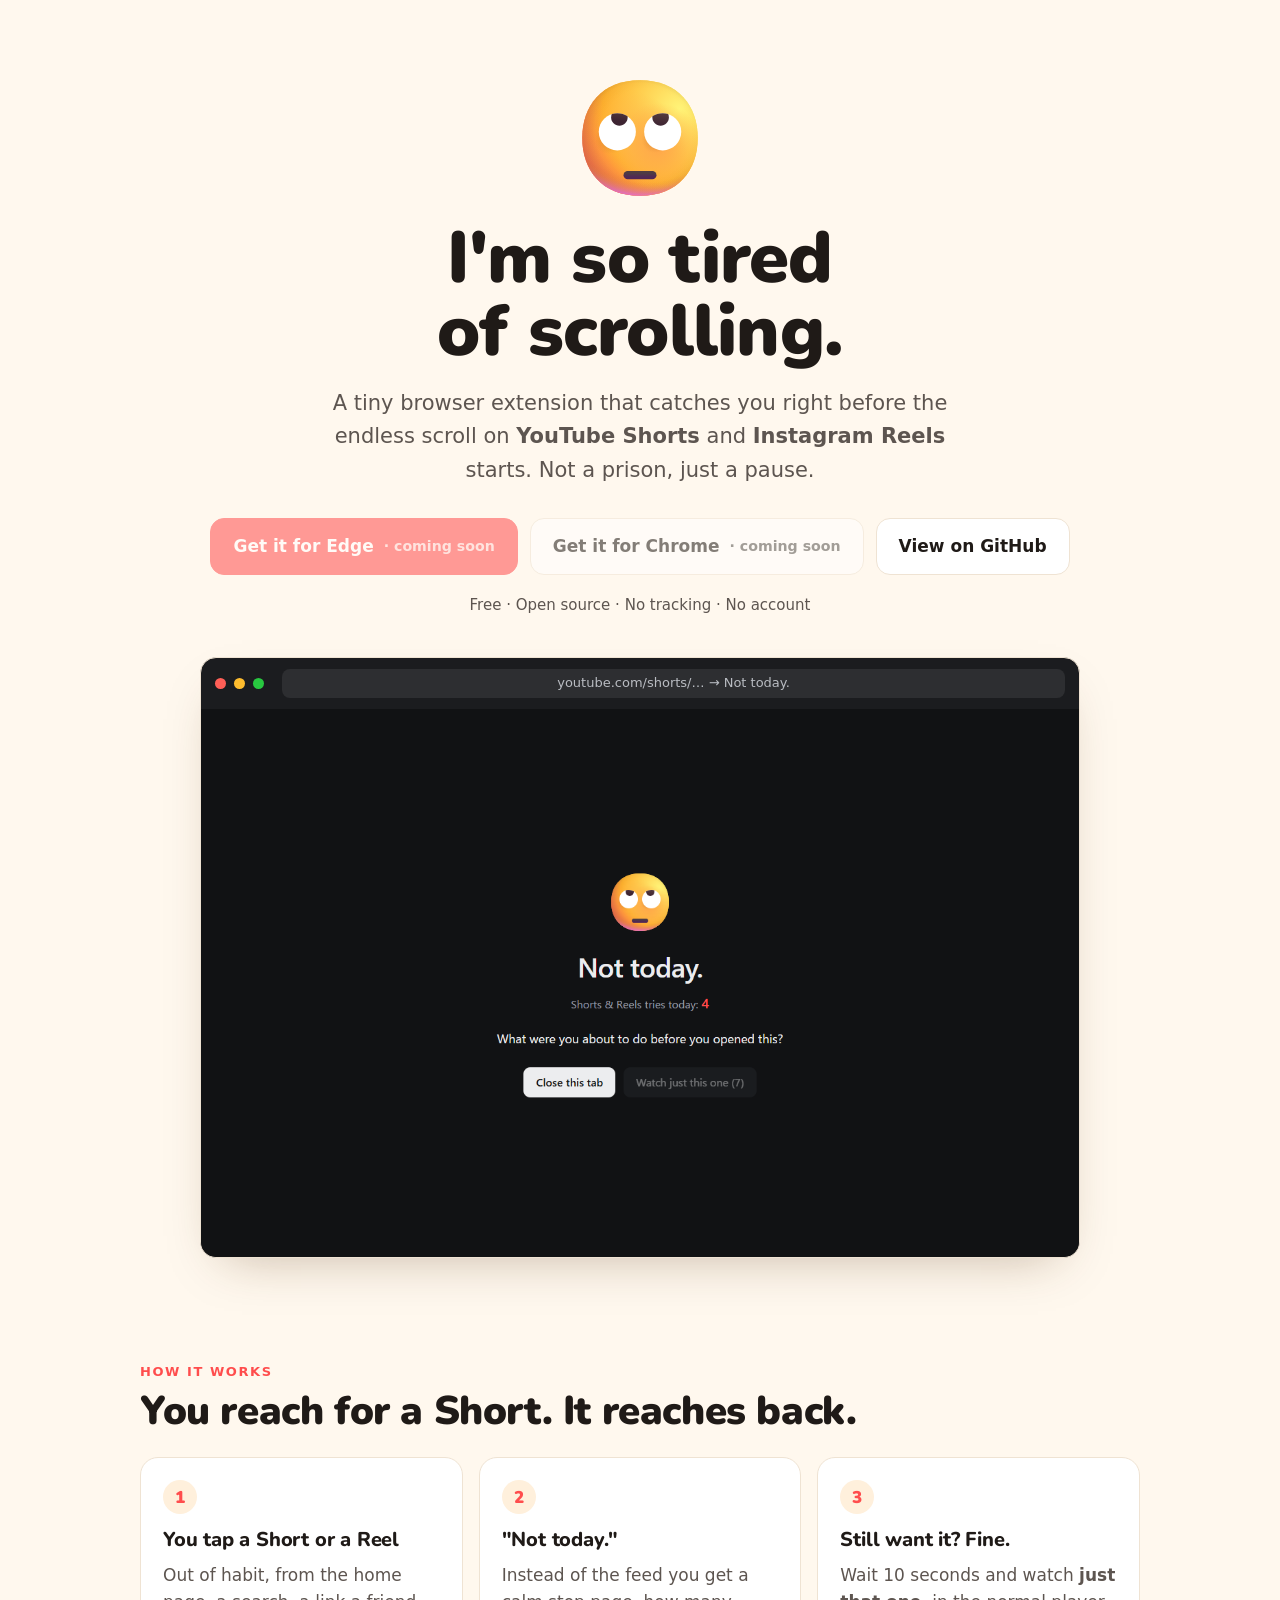
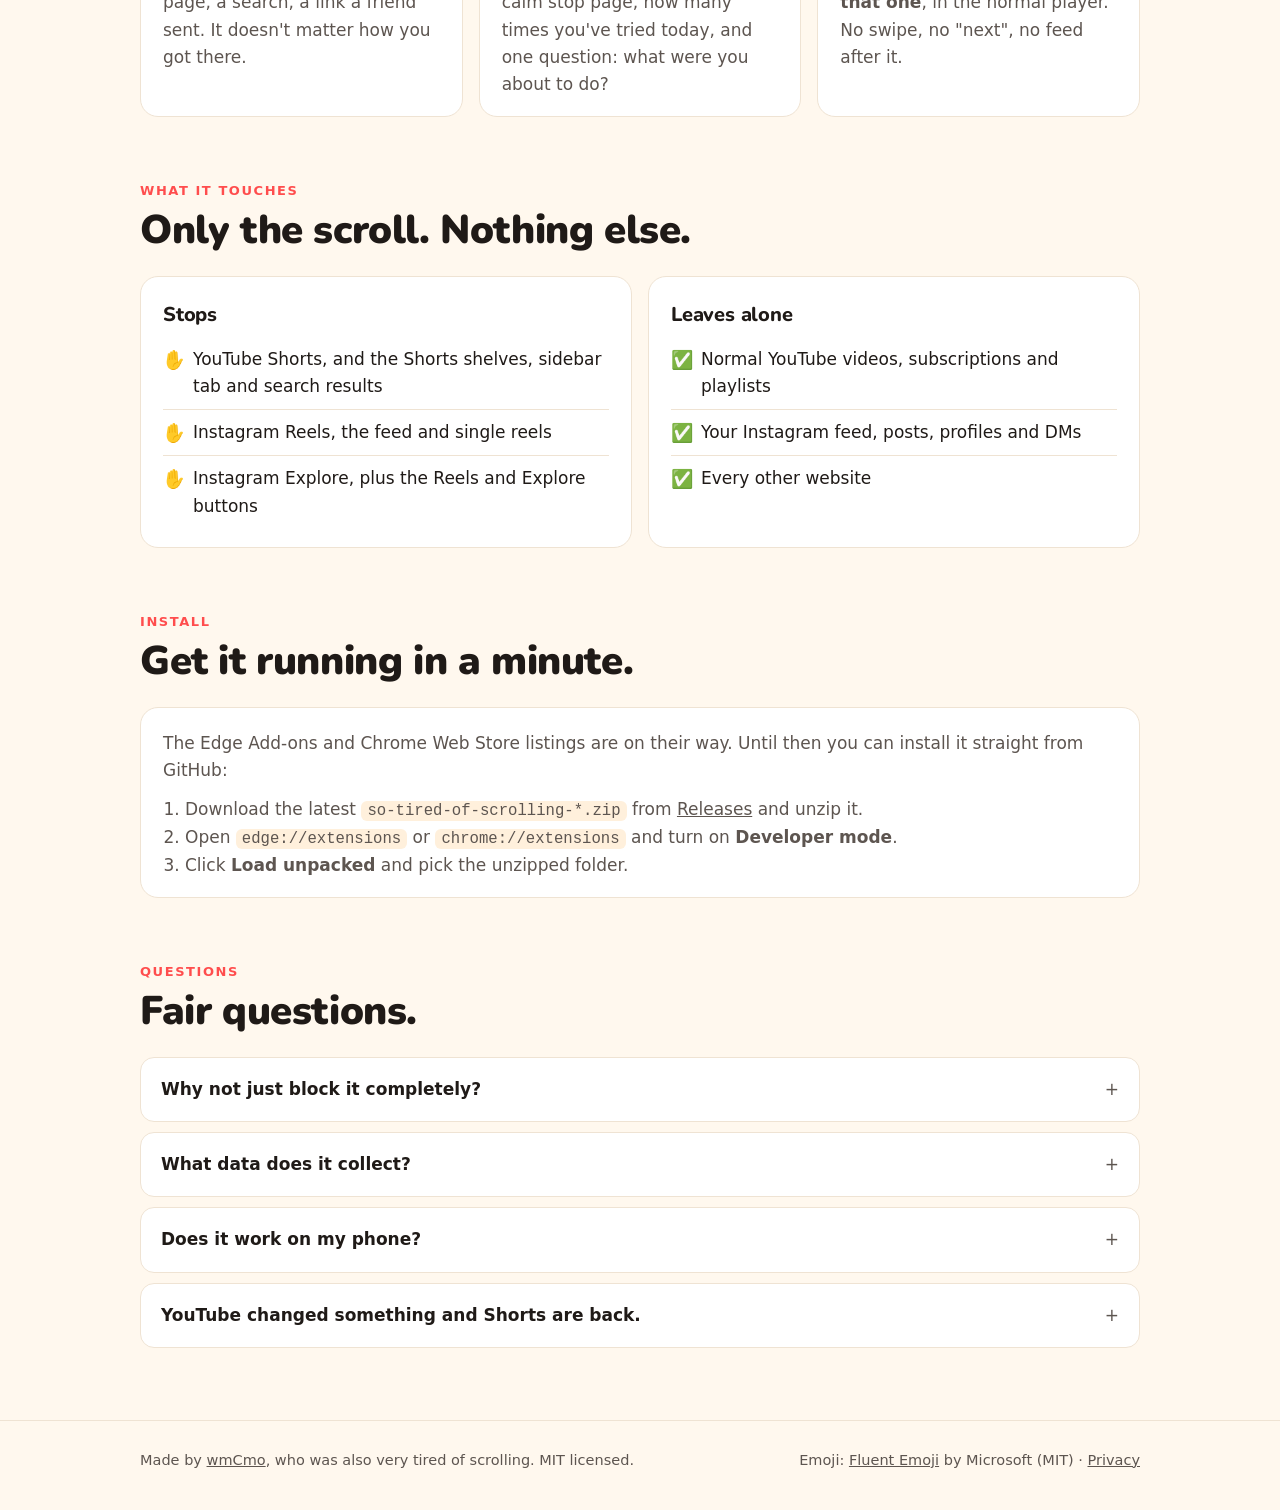
<file: docs/index.html>
<!doctype html>
<html lang="en">
<head>
<meta charset="utf-8">
<meta name="viewport" content="width=device-width, initial-scale=1">
<title>I'm so tired of scrolling</title>
<meta name="description" content="A free, open-source browser extension that stops the endless scroll on YouTube Shorts and Instagram Reels. A pause, a daily count, and one video if you really mean it.">
<meta property="og:title" content="I'm so tired of scrolling">
<meta property="og:description" content="Stop the endless scroll on YouTube Shorts and Instagram Reels. Free, open source, no tracking.">
<meta property="og:image" content="https://wmcmo.github.io/so-tired-of-scrolling/img/og.png">
<meta property="og:type" content="website">
<meta name="twitter:card" content="summary_large_image">
<link rel="icon" href="img/favicon-32.png">
<link rel="preconnect" href="https://fonts.googleapis.com">
<link rel="preconnect" href="https://fonts.gstatic.com" crossorigin>
<link href="https://fonts.googleapis.com/css2?family=Nunito:wght@600;800;900&display=swap" rel="stylesheet">
<style>
:root {
  --bg: #fff8ee;
  --surface: #ffffff;
  --ink: #1f1a17;
  --ink-2: #5d5550;
  --line: #efe3d3;
  --accent: #ff4d4d;
  --accent-ink: #ffffff;
  --chip: #fff0dc;
  --shadow: 0 20px 50px -24px rgba(80, 45, 10, .35);
  --frame: #1b1c1f;
}
@media (prefers-color-scheme: dark) {
  :root:not([data-theme="light"]) {
    --bg: #111214;
    --surface: #1a1b1e;
    --ink: #ecedef;
    --ink-2: #a3a7ae;
    --line: #2a2c30;
    --chip: #24211d;
    --shadow: 0 20px 50px -24px rgba(0, 0, 0, .8);
    --frame: #2a2c30;
  }
}
* { box-sizing: border-box; }
body {
  margin: 0;
  background: var(--bg);
  color: var(--ink);
  font: 17px/1.6 system-ui, -apple-system, "Segoe UI", Roboto, sans-serif;
  -webkit-text-size-adjust: 100%;
}
a { color: inherit; }
.wrap { max-width: 1040px; margin: 0 auto; padding: 0 20px; }
h1, h2, h3 { font-family: "Nunito", system-ui, sans-serif; letter-spacing: -.01em; }

/* hero */
.hero { text-align: center; padding-top: 72px; padding-bottom: 40px; }
.face { width: 132px; height: 132px; display: block; margin: 0 auto 18px; animation: roll 6s ease-in-out infinite; }
@keyframes roll { 0%, 70%, 100% { transform: rotate(0) } 76% { transform: rotate(-8deg) } 84% { transform: rotate(6deg) } 90% { transform: rotate(0) } }
@media (prefers-reduced-motion: reduce) { .face { animation: none; } }
.hero h1 { font-size: clamp(40px, 7vw, 72px); font-weight: 900; line-height: 1.02; margin: 0 0 18px; }
.lede { font-size: clamp(18px, 2.4vw, 21px); color: var(--ink-2); max-width: 620px; margin: 0 auto 30px; }
.ctas { display: flex; gap: 12px; justify-content: center; flex-wrap: wrap; }
.btn {
  display: inline-flex; align-items: center; gap: 10px; padding: 14px 22px; border-radius: 14px;
  font-weight: 700; text-decoration: none; border: 1px solid var(--line); background: var(--surface); color: var(--ink);
}
.btn.primary { background: var(--accent); border-color: var(--accent); color: var(--accent-ink); }
.btn small { font-weight: 600; opacity: .75; }
.btn[aria-disabled="true"] { opacity: .55; cursor: default; }
.trust { margin-top: 18px; color: var(--ink-2); font-size: 15px; }
.trust span { white-space: nowrap; }

/* screenshot in a browser frame */
.shot { margin: 40px auto 0; max-width: 880px; border-radius: 16px; overflow: hidden; box-shadow: var(--shadow); border: 1px solid var(--line); background: var(--frame); }
.bar { display: flex; align-items: center; gap: 8px; padding: 11px 14px; }
.bar i { width: 11px; height: 11px; border-radius: 50%; background: #ff5f57; }
.bar i:nth-child(2) { background: #febc2e; } .bar i:nth-child(3) { background: #28c840; }
.bar span { margin-left: 10px; flex: 1; background: rgba(255,255,255,.08); color: #b9bcc2; border-radius: 8px; padding: 4px 12px; font-size: 13px; overflow: hidden; white-space: nowrap; text-overflow: ellipsis; }
.shot img { display: block; width: 100%; height: auto; }

/* sections */
section { padding: 64px 0 0; }
.kicker { text-transform: uppercase; letter-spacing: .12em; font-size: 13px; font-weight: 700; color: var(--accent); margin: 0 0 6px; }
h2 { font-size: clamp(28px, 4vw, 40px); font-weight: 900; margin: 0 0 24px; line-height: 1.1; }
.steps { display: grid; grid-template-columns: repeat(auto-fit, minmax(240px, 1fr)); gap: 16px; counter-reset: s; }
.card { background: var(--surface); border: 1px solid var(--line); border-radius: 18px; padding: 22px 22px 18px; }
.steps .card::before { counter-increment: s; content: counter(s); display: grid; place-items: center; width: 34px; height: 34px; border-radius: 50%;
  background: var(--chip); color: var(--accent); font: 900 17px "Nunito", sans-serif; margin-bottom: 10px; }
.card h3 { margin: 0 0 6px; font-size: 20px; font-weight: 800; }
.card p { margin: 0; color: var(--ink-2); }

.cols { display: grid; grid-template-columns: repeat(auto-fit, minmax(280px, 1fr)); gap: 16px; }
.list { margin: 0; padding: 0; list-style: none; }
.list li { padding: 9px 0 9px 30px; position: relative; border-top: 1px solid var(--line); }
.list li:first-child { border-top: 0; }
.list li::before { position: absolute; left: 0; top: 9px; font-size: 18px; line-height: 1.5; }
.stop li::before { content: "✋"; }
.keep li::before { content: "✅"; }

details { background: var(--surface); border: 1px solid var(--line); border-radius: 14px; padding: 4px 20px; margin-bottom: 10px; }
summary { cursor: pointer; font-weight: 700; padding: 14px 0; list-style: none; }
summary::-webkit-details-marker { display: none; }
summary::after { content: "+"; float: right; color: var(--ink-2); font-weight: 400; }
details[open] summary::after { content: "−"; }
details p { margin: 0 0 16px; color: var(--ink-2); }
code { background: var(--chip); padding: 1px 6px; border-radius: 6px; font-size: .92em; }

footer { margin: 72px 0 0; padding: 28px 0 40px; border-top: 1px solid var(--line); color: var(--ink-2); font-size: 14.5px; }
footer .wrap { display: flex; gap: 10px 24px; flex-wrap: wrap; justify-content: space-between; }
@media (max-width: 560px) {
  .hero { padding-top: 48px; }
  .shot { margin-left: -4px; margin-right: -4px; }
  .btn { width: 100%; justify-content: center; }
}
</style>
</head>
<body>

<header class="hero wrap">
  <img class="face" src="img/face.svg" alt="">
  <h1>I'm so tired<br>of scrolling.</h1>
  <p class="lede">A tiny browser extension that catches you right before the endless scroll on
    <b>YouTube Shorts</b> and <b>Instagram Reels</b> starts. Not a prison, just a pause.</p>
  <div class="ctas">
    <a class="btn primary" id="edge" href="#install" aria-disabled="true">Get it for Edge <small>· coming soon</small></a>
    <a class="btn" id="chrome" href="#install" aria-disabled="true">Get it for Chrome <small>· coming soon</small></a>
    <a class="btn" href="https://github.com/wmCmo/so-tired-of-scrolling">View on GitHub</a>
  </div>
  <p class="trust"><span>Free</span> · <span>Open source</span> · <span>No tracking</span> · <span>No account</span></p>

  <div class="shot">
    <div class="bar"><i></i><i></i><i></i><span>youtube.com/shorts/… → Not today.</span></div>
    <img src="img/stop-page.png" width="1280" height="800" alt="The stop page: a rolling-eyes face, 'Not today.', today's try count, a Close this tab button and a 'Watch just this one' button counting down">
  </div>
</header>

<main class="wrap">
  <section>
    <p class="kicker">How it works</p>
    <h2>You reach for a Short. It reaches back.</h2>
    <div class="steps">
      <div class="card"><h3>You tap a Short or a Reel</h3><p>Out of habit, from the home page, a search, a link a friend sent. It doesn't matter how you got there.</p></div>
      <div class="card"><h3>"Not today."</h3><p>Instead of the feed you get a calm stop page, how many times you've tried today, and one question: what were you about to do?</p></div>
      <div class="card"><h3>Still want it? Fine.</h3><p>Wait 10 seconds and watch <b>just that one</b>, in the normal player. No swipe, no "next", no feed after it.</p></div>
    </div>
  </section>

  <section>
    <p class="kicker">What it touches</p>
    <h2>Only the scroll. Nothing else.</h2>
    <div class="cols">
      <div class="card">
        <h3>Stops</h3>
        <ul class="list stop">
          <li>YouTube Shorts, and the Shorts shelves, sidebar tab and search results</li>
          <li>Instagram Reels, the feed and single reels</li>
          <li>Instagram Explore, plus the Reels and Explore buttons</li>
        </ul>
      </div>
      <div class="card">
        <h3>Leaves alone</h3>
        <ul class="list keep">
          <li>Normal YouTube videos, subscriptions and playlists</li>
          <li>Your Instagram feed, posts, profiles and DMs</li>
          <li>Every other website</li>
        </ul>
      </div>
    </div>
  </section>

  <section id="install">
    <p class="kicker">Install</p>
    <h2>Get it running in a minute.</h2>
    <div class="card">
      <p style="margin-bottom:12px">The Edge Add-ons and Chrome Web Store listings are on their way. Until then you can install it straight from GitHub:</p>
      <ol style="margin:0;padding-left:22px;color:var(--ink-2)">
        <li>Download the latest <code>so-tired-of-scrolling-*.zip</code> from <a href="https://github.com/wmCmo/so-tired-of-scrolling/releases/latest">Releases</a> and unzip it.</li>
        <li>Open <code>edge://extensions</code> or <code>chrome://extensions</code> and turn on <b>Developer mode</b>.</li>
        <li>Click <b>Load unpacked</b> and pick the unzipped folder.</li>
      </ol>
    </div>
  </section>

  <section>
    <p class="kicker">Questions</p>
    <h2>Fair questions.</h2>
    <details><summary>Why not just block it completely?</summary>
      <p>Because a wall you resent gets uninstalled. The urge to open Shorts lasts a few seconds; a pause and a counter are usually enough to break it, and when you genuinely want one video, you can still watch it, without the feed that follows.</p></details>
    <details><summary>What data does it collect?</summary>
      <p>None. It keeps two numbers in your browser, today's date and today's try count, and makes no network requests of its own. Read the <a href="privacy.html">privacy policy</a> or the code.</p></details>
    <details><summary>Does it work on my phone?</summary>
      <p>Only in a desktop browser for now. The YouTube and Instagram apps aren't browsers, so no extension can reach them. On Android, <b>Digital Wellbeing → App timers</b> is the closest thing.</p></details>
    <details><summary>YouTube changed something and Shorts are back.</summary>
      <p>YouTube and Instagram change their pages often. <a href="https://github.com/wmCmo/so-tired-of-scrolling/issues">Open an issue</a> with a screenshot and it'll get fixed.</p></details>
  </section>
</main>

<footer>
  <div class="wrap">
    <span>Made by <a href="https://github.com/wmCmo">wmCmo</a>, who was also very tired of scrolling. MIT licensed.</span>
    <span>Emoji: <a href="https://github.com/microsoft/fluentui-emoji">Fluent Emoji</a> by Microsoft (MIT) · <a href="privacy.html">Privacy</a></span>
  </div>
</footer>

<script>
  // Store links: fill these in once the listings are live, and the buttons switch on by themselves.
  const STORES = { edge: '', chrome: '' }
  for (const [id, url] of Object.entries(STORES)) {
    const a = document.getElementById(id)
    if (url) { a.href = url; a.removeAttribute('aria-disabled'); a.querySelector('small')?.remove() }
  }
</script>
</body>
</html>
</file>
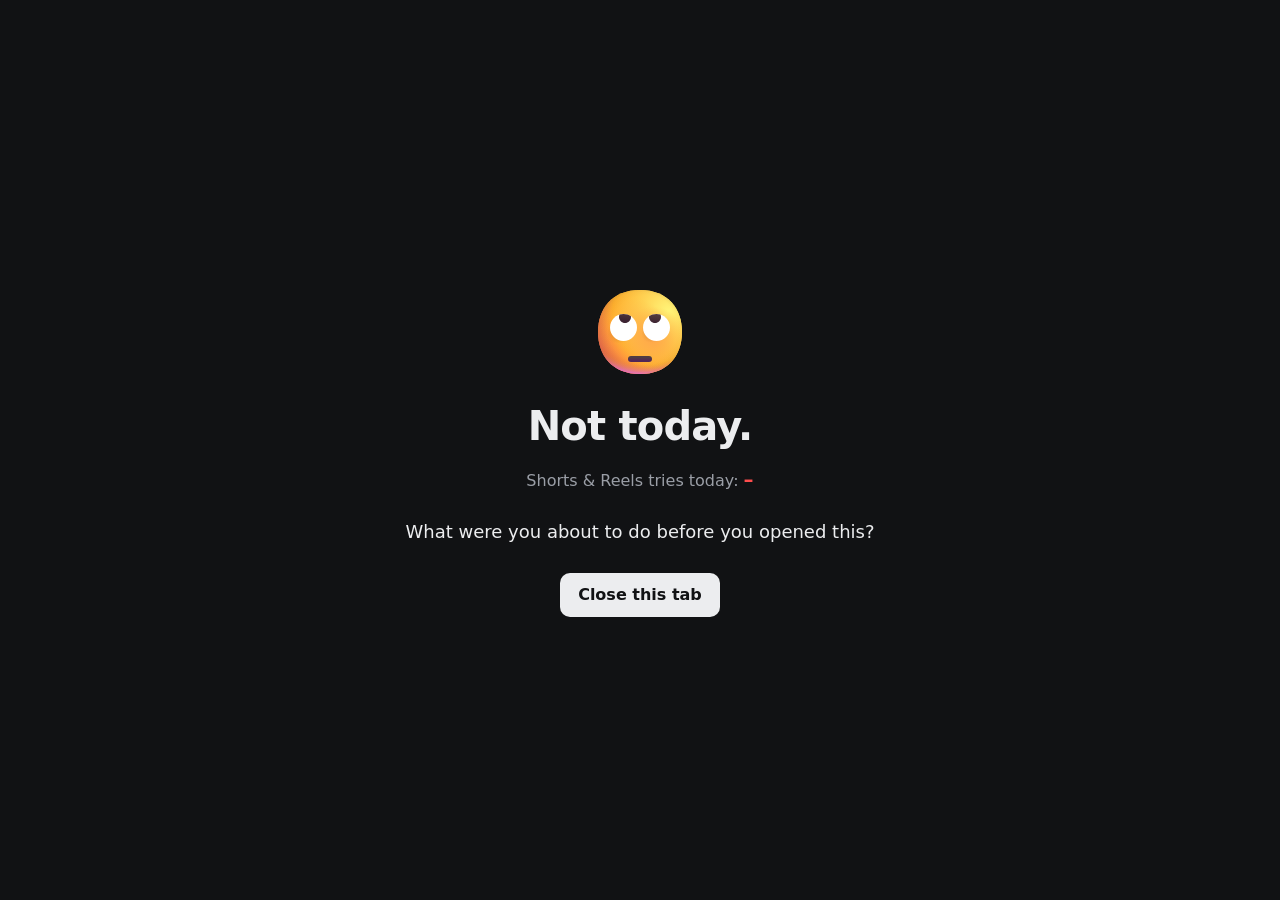
<file: blocked.html>
<!doctype html>
<html lang="en">
  <head>
    <meta charset="utf-8" />
    <meta name="viewport" content="width=device-width, initial-scale=1" />
    <title>Not today</title>
    <link rel="icon" href="icons/icon-32.png" />
    <style>
      :root {
        color-scheme: dark;
        --bg: #111214;
        --fg: #ecedef;
        --muted: #9a9ea6;
        --accent: #ff4d4d;
        --button: #26282c;
      }
      body {
        margin: 0;
        min-height: 100vh;
        display: grid;
        place-items: center;
        background: var(--bg);
        color: var(--fg);
        font: 16px/1.5 system-ui, -apple-system, "Segoe UI", sans-serif;
      }
      main {
        max-width: 520px;
        padding: 32px 24px;
        text-align: center;
      }
      .face {
        display: block;
        width: 96px;
        height: 96px;
        margin: 0 auto 16px;
      }
      h1 {
        margin: 0 0 8px;
        font-size: 40px;
        letter-spacing: -0.02em;
      }
      .count {
        margin: 0 0 24px;
        color: var(--muted);
      }
      .count strong {
        color: var(--accent);
        font-size: 20px;
      }
      .question {
        margin: 0 0 28px;
        font-size: 18px;
      }
      .actions {
        display: flex;
        gap: 12px;
        justify-content: center;
        flex-wrap: wrap;
      }
      button {
        font: inherit;
        padding: 10px 18px;
        border-radius: 10px;
        border: 0;
        cursor: pointer;
        background: var(--button);
        color: var(--fg);
      }
      button.primary {
        background: var(--fg);
        color: var(--bg);
        font-weight: 600;
      }
      button:disabled {
        cursor: not-allowed;
        opacity: 0.45;
      }
    </style>
  </head>
  <body>
    <main>
      <img class="face" src="icons/face.svg" alt="" />
      <h1>Not today.</h1>
      <p class="count"><span id="what">Shorts</span> tries today: <strong id="count">–</strong></p>
      <p class="question">What were you about to do before you opened this?</p>
      <div class="actions">
        <button class="primary" id="close">Close this tab</button>
        <button id="watch" disabled>Watch just this one (10)</button>
      </div>
    </main>
    <script src="blocked.js"></script>
  </body>
</html>
</file>
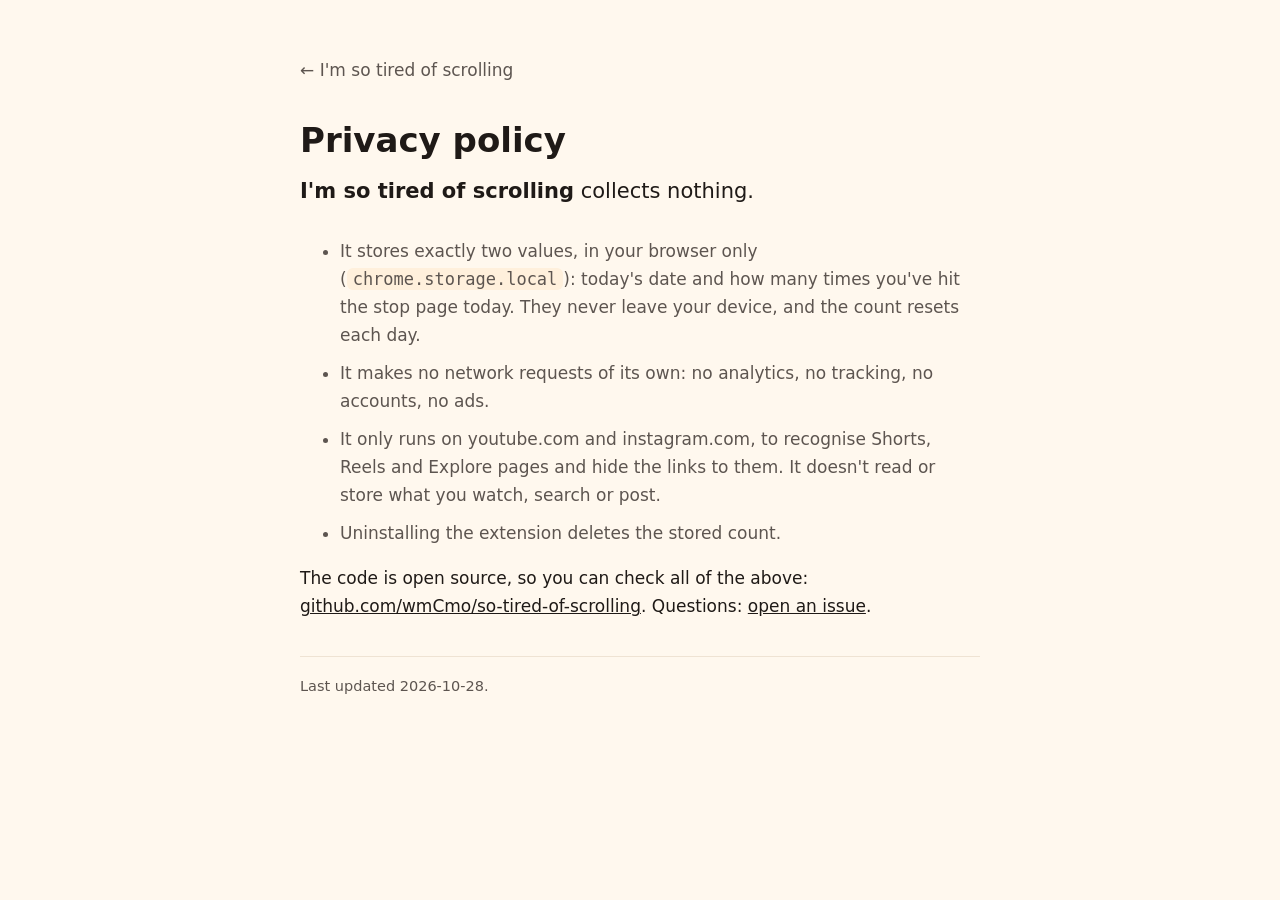
<file: docs/privacy.html>
<!doctype html>
<html lang="en">
<head>
<meta charset="utf-8">
<meta name="viewport" content="width=device-width, initial-scale=1">
<title>Privacy · I'm so tired of scrolling</title>
<link rel="icon" href="img/favicon-32.png">
<style>
:root { --bg: #fff8ee; --ink: #1f1a17; --ink-2: #5d5550; --line: #efe3d3; --chip: #fff0dc; }
@media (prefers-color-scheme: dark) {
  :root:not([data-theme="light"]) { --bg: #111214; --ink: #ecedef; --ink-2: #a3a7ae; --line: #2a2c30; --chip: #24211d; }
}
body { margin: 0; background: var(--bg); color: var(--ink); font: 17px/1.65 system-ui, -apple-system, "Segoe UI", Roboto, sans-serif; }
main { max-width: 680px; margin: 0 auto; padding: 56px 20px 72px; }
a { color: inherit; }
h1 { font-size: 34px; margin: 0 0 6px; }
.big { font-size: 21px; margin: 0 0 28px; }
li { margin-bottom: 10px; color: var(--ink-2); }
code { background: var(--chip); padding: 1px 6px; border-radius: 6px; }
.back { display: inline-block; margin-bottom: 28px; color: var(--ink-2); text-decoration: none; }
footer { margin-top: 36px; padding-top: 18px; border-top: 1px solid var(--line); color: var(--ink-2); font-size: 14.5px; }
</style>
</head>
<body>
<main>
  <a class="back" href="./">← I'm so tired of scrolling</a>
  <h1>Privacy policy</h1>
  <p class="big"><b>I'm so tired of scrolling</b> collects nothing.</p>
  <ul>
    <li>It stores exactly two values, in your browser only (<code>chrome.storage.local</code>): today's date and how many
      times you've hit the stop page today. They never leave your device, and the count resets each day.</li>
    <li>It makes no network requests of its own: no analytics, no tracking, no accounts, no ads.</li>
    <li>It only runs on youtube.com and instagram.com, to recognise Shorts, Reels and Explore pages and hide the links to
      them. It doesn't read or store what you watch, search or post.</li>
    <li>Uninstalling the extension deletes the stored count.</li>
  </ul>
  <p>The code is open source, so you can check all of the above:
    <a href="https://github.com/wmCmo/so-tired-of-scrolling">github.com/wmCmo/so-tired-of-scrolling</a>.
    Questions: <a href="https://github.com/wmCmo/so-tired-of-scrolling/issues">open an issue</a>.</p>
  <footer>Last updated 2026-10-28.</footer>
</main>
</body>
</html>
</file>
